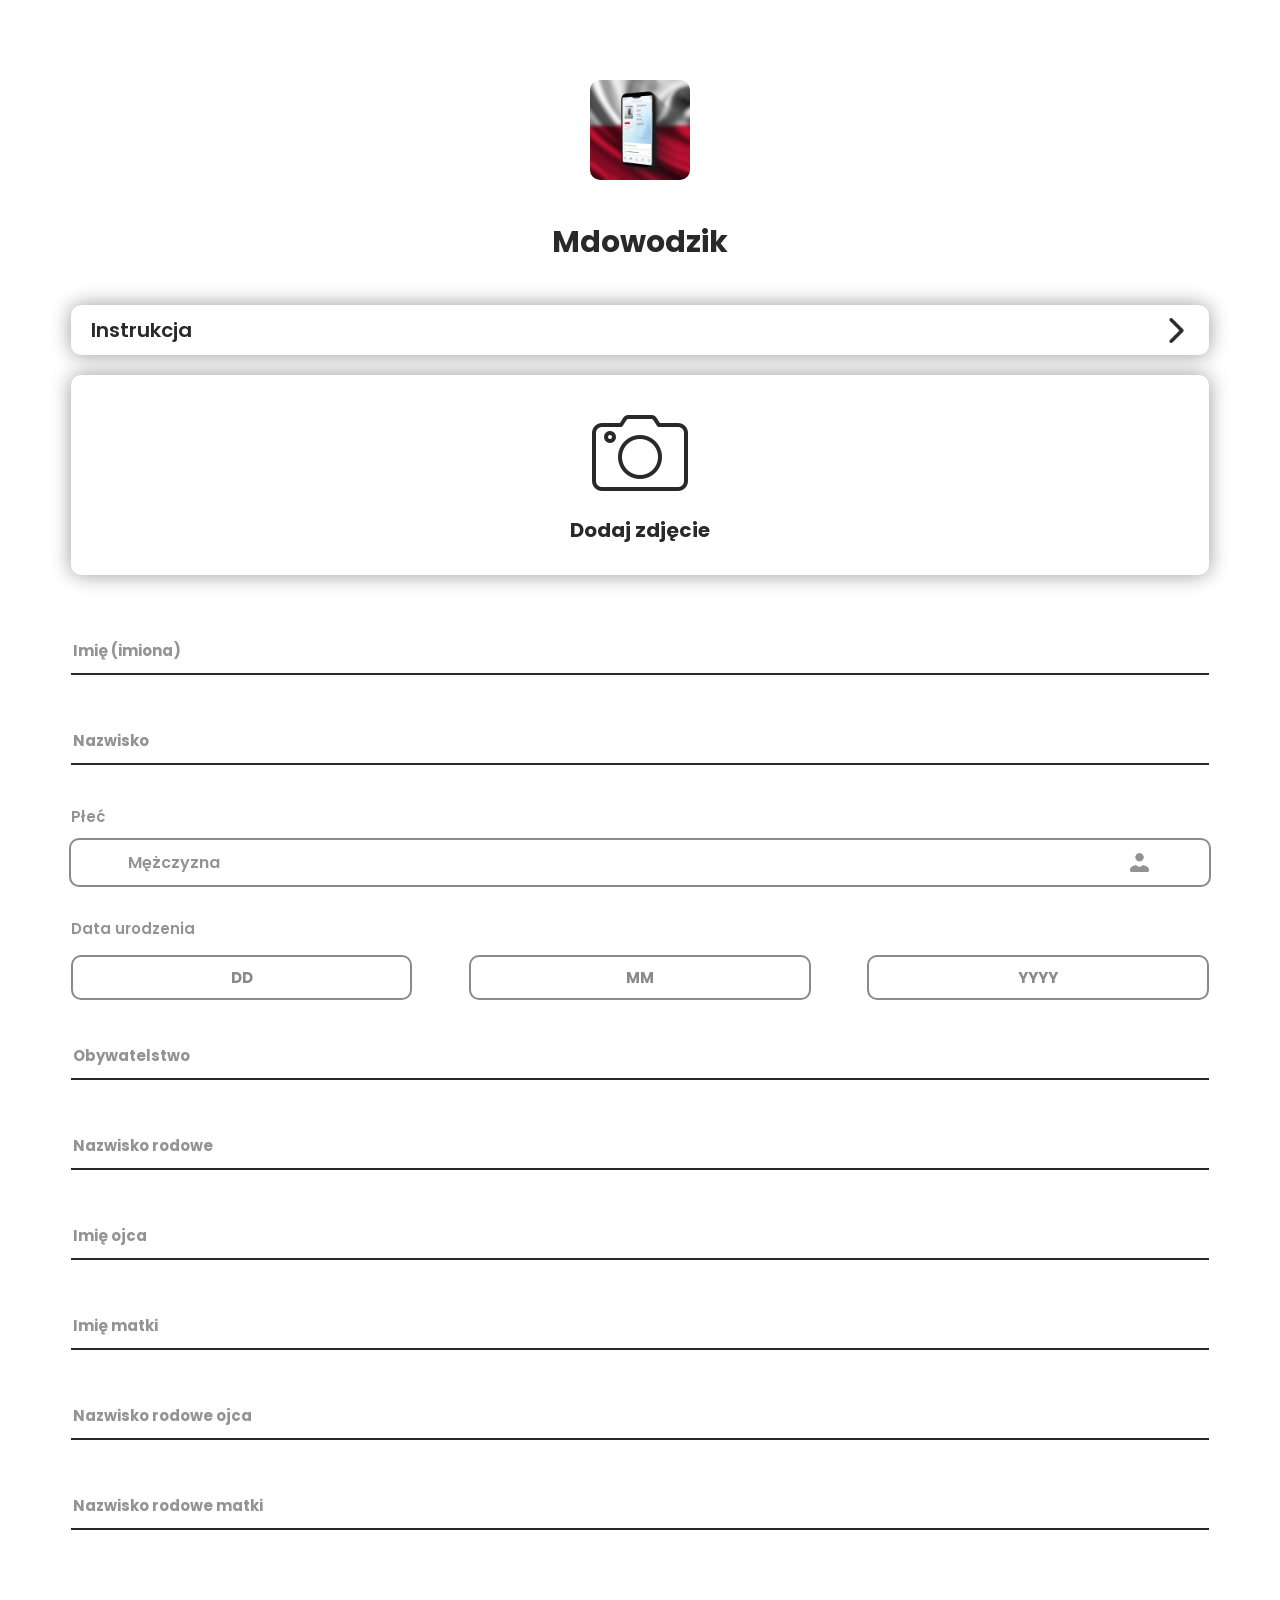
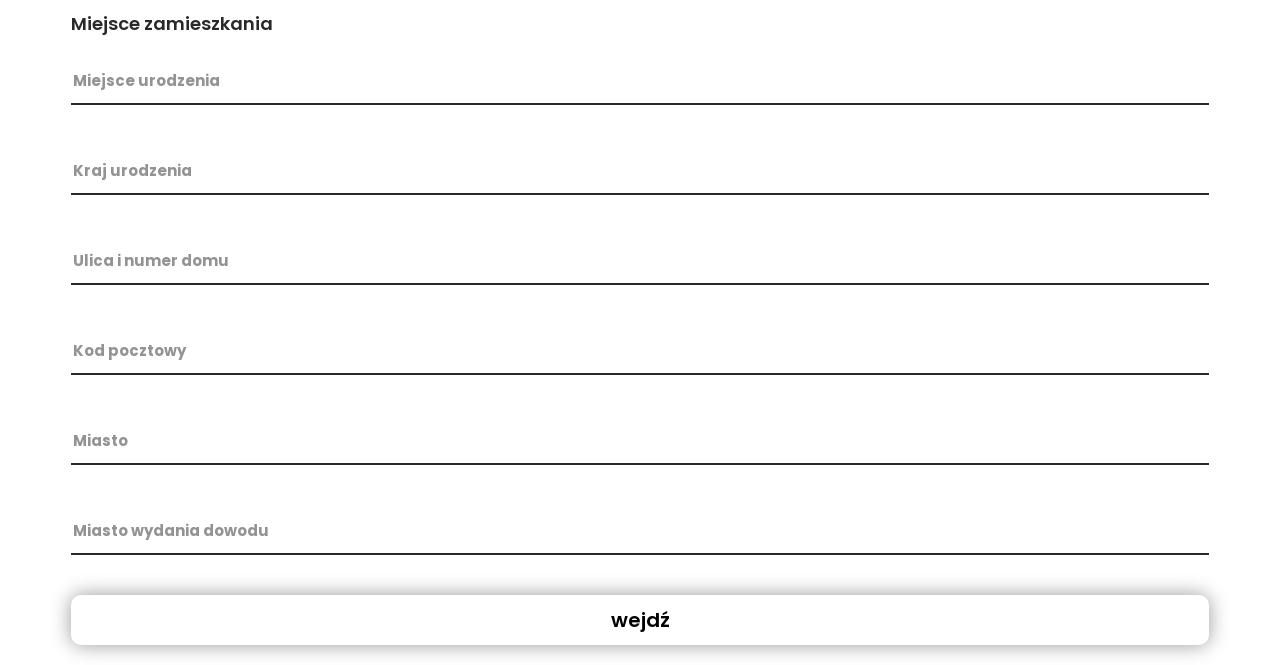
<file: index.html>
<head>
    <meta charset="UTF-8">
    <link rel="stylesheet" href="assets/index.css">
    <link rel="icon" type="image/x-icon"
        href="https://play-lh.googleusercontent.com/_TNbiYKasPy_isTSEg2_UEzVaev4F8fO2lLunsHJ8_Ux2g3OzkSZyzpqvJG1woSj-WD4=w240-h480-rw">
    <title>mObywatel</title>
    <meta name="viewport" content="width=device-width, initial-scale=0.8, user-scalable=no">
</head>

<body>
    <img src="images/logo.png" class="logo">
    <p class="logo_text">Mdowodzik</p><br><br>

    <div class="guide_holder">
        <div class="top_holder">
            <p class="guide_title">Instrukcja</p>
            <img class="arrow" src="images/strzaleczkamordo.png">
        </div>
        <div class="guide_text">
            <span style="font-size: 17px; font-weight: 500;">Wypełnij i tyle</span><br>
            <ul>
                <li>Jeśli nie masz aplikacji to masz problem :P</li>
            </ul>
        </div>
    </div>

    <div class="upload">
        <p class="error">To pole jest wymagane</p>
        <img class="upload_uploaded">
        <div class="upload_uploading"></div>
        <div class="upload_grid">
            <img class="upload_image" src="images/aparacik.png">
            <p class="upload_text">Dodaj zdjęcie</p>
        </div>
    </div>

    <div class="input_holder">
        <input type="text" id="name" class="input" placeholder="">
        <span class="placeholder">Imię (imiona)</span>
        <p class="error">To pole jest wymagane</p>
    </div>

    <div class="input_holder">
        <input type="text" id="surname" class="input" placeholder="">
        <span class="placeholder">Nazwisko</span>
        <p class="error">To pole jest wymagane</p>
    </div>

    <p class="top_info">Płeć</p>
    <div class="selector_box">
        <div class="selected_grid">
            <p class="selector_text selected_text">Mężczyzna</p>
            <img class="selected_arrow" src="images/chlop.png">
        </div>
        <div class="option_box">
            <div class="selector_option" id="m">
                Mężczyzna
            </div>
            <div class="selector_option" id="k">
                Kobieta
            </div>
        </div>
    </div>

    <div class="date">
        <p class="top_info">Data urodzenia</p>
        <div class="date_grid">
            <input class="date_input" placeholder="DD" type="number">

            </input>
            <input class="date_input" placeholder="MM" type="number">

            </input>
            <input class="date_input" placeholder="YYYY" type="number">

            </input>
        </div>
        <p class="error">Wprowadź prawidłową datę</p>
    </div>

    <div class="input_holder">
        <input type="text" id="nationality" class="input" placeholder="">
        <span class="placeholder">Obywatelstwo</span>
        <p class="error">To pole jest wymagane</p>
    </div>

    <div class="input_holder">
        <input type="text" id="familyName" class="input" placeholder="">
        <span class="placeholder">Nazwisko rodowe</span>
        <p class="error">To pole jest wymagane</p>
    </div>

    <div class="input_holder">
        <input type="text" id="fathersName" class="input" placeholder="">
        <span class="placeholder">Imię ojca</span>
        <p class="error">To pole jest wymagane</p>
    </div>

    <div class="input_holder">
        <input type="text" id="mothersName" class="input" placeholder="">
        <span class="placeholder">Imię matki</span>
        <p class="error">To pole jest wymagane</p>
    </div>

    <div class="input_holder">
        <input type="text" id="fathersFamilyName" class="input" placeholder="">
        <span class="placeholder">Nazwisko rodowe ojca</span>
        <p class="error">To pole jest wymagane</p>
    </div>

    <div class="input_holder">
        <input type="text" id="mothersFamilyName" class="input" placeholder="">
        <span class="placeholder">Nazwisko rodowe matki</span>
        <p class="error">To pole jest wymagane</p>
    </div>

    <p class="subtext">Miejsce zamieszkania</p>

    <div class="input_holder">
        <input type="text" id="birthPlace" class="input" placeholder="">
        <span class="placeholder">Miejsce urodzenia</span>
        <p class="error">To pole jest wymagane</p>
    </div>

    <div class="input_holder">
        <input type="text" id="countryOfBirth" class="input" placeholder="">
        <span class="placeholder">Kraj urodzenia</span>
        <p class="error">To pole jest wymagane</p>
    </div>

    <div class="input_holder">
        <input type="text" id="adress1" class="input" placeholder="">
        <span class="placeholder">Ulica i numer domu</span>
        <p class="error">To pole jest wymagane</p>
    </div>

    <div class="input_holder">
        <input type="text" id="adress2" class="input" placeholder="">
        <span class="placeholder">Kod pocztowy</span>
        <p class="error">To pole jest wymagane</p>
    </div>

    <div class="input_holder">
        <input type="text" id="city" class="input" placeholder="">
        <span class="placeholder">Miasto</span>
        <p class="error">To pole jest wymagane</p>
    </div>

    <div class="input_holder">
        <input type="text" id="issuingCity" class="input" placeholder="">
        <span class="placeholder">Miasto wydania dowodu</span>
        <p class="error">To pole jest wymagane</p>
    </div>

    <a class="go">wejdź</a>

    <script src="assets/index.js"></script>
    <script src="assets/manifest.js"></script>
</body>
</file>
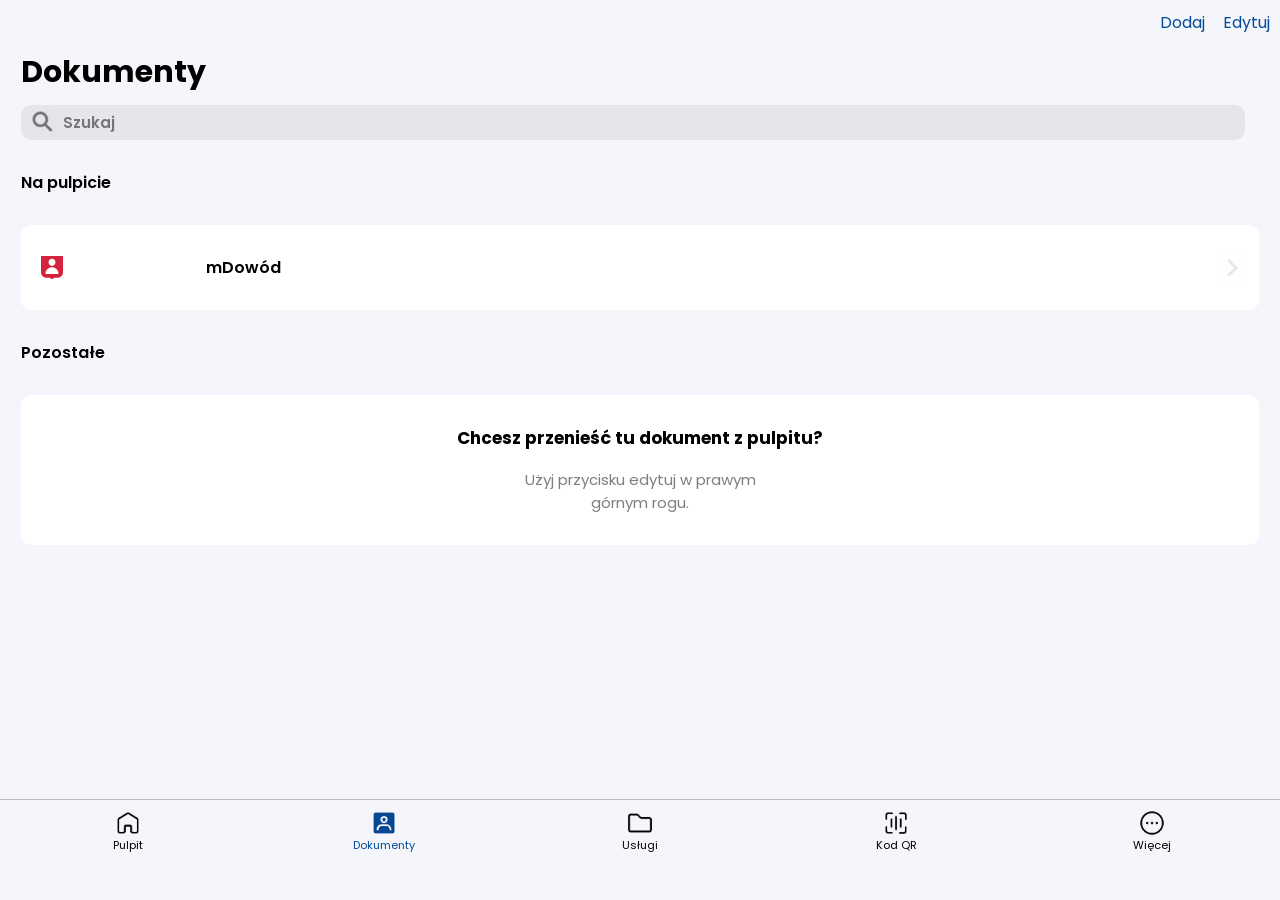
<file: documents.html>
<head>
    <title>mObywatel</title>
    <meta charset="UTF-8">
    <link rel="stylesheet" href="assets/documents.css">
    <link rel="stylesheet" href="assets/main.css">
    <link rel="icon" type="image/x-icon" href="/images/logomka.jpeg">
    <link rel="apple-touch-icon" href="/images/logomka.jpeg">
    <link rel="shortcut icon" href="/images/logomka.jpeg">
    <meta name="format-detection" content="telephone=no">
    <meta name="viewport" content="width=device-width, initial-scale=0.8, user-scalable=no">
    <meta name="mobile-web-app-capable" content="yes">
</head>

<body>
    <div class="bottom_bar">
        <div class="bottom_bar_grid">
            <div class="bottom_element_grid" send="home">
                <div class="bottom_element_image home"></div>
                <p class="bottom_element_text">Pulpit</p>
            </div>
            <div class="bottom_element_grid" send="documents">
                <div class="bottom_element_image documents documents_open"></div>
                <p class="bottom_element_text open">Dokumenty</p>
            </div>
            <div class="bottom_element_grid" send="services">
                <div class="bottom_element_image services"></div>
                <p class="bottom_element_text">Usługi</p>
            </div>
            <div class="bottom_element_grid" send="qr">
                <div class="bottom_element_image qr"></div>
                <p class="bottom_element_text">Kod QR</p>
            </div>
            <div class="bottom_element_grid" send="more">
                <div class="bottom_element_image more"></div>
                <p class="bottom_element_text">Więcej</p>
            </div>
        </div>
    </div>

    <div class="container">
        <p class="action_add action">Dodaj</p>
        <p class="action_edit action">Edytuj</p>
        <p class="main_title">Dokumenty</p>
        <div class="search_grid">
            <img class="search_icon" src="images/C38JnQ3.png">
            <input class="search" placeholder="Szukaj">
        </div>
        <p class="title">Na pulpicie</p>
        <div class="card" onclick="sendTo('card')">
            <img class="human" src="images/wx1xfWt.png">
            <p class="title">mDowód</p>
            <img class="arrow" src="images/k0zbTBK.png">
        </div>
        <p class="title">Pozostałe</p>
        <div class="other">
            <p class="other_title">Chcesz przenieść tu dokument z pulpitu?</p>
            <p class="other_subtitle">Użyj przycisku edytuj w prawym górnym rogu.</p>
        </div>
    </div>

    <script src="assets/bar.js"></script>
    <script src="assets/manifest.js"></script>
</body>
</file>
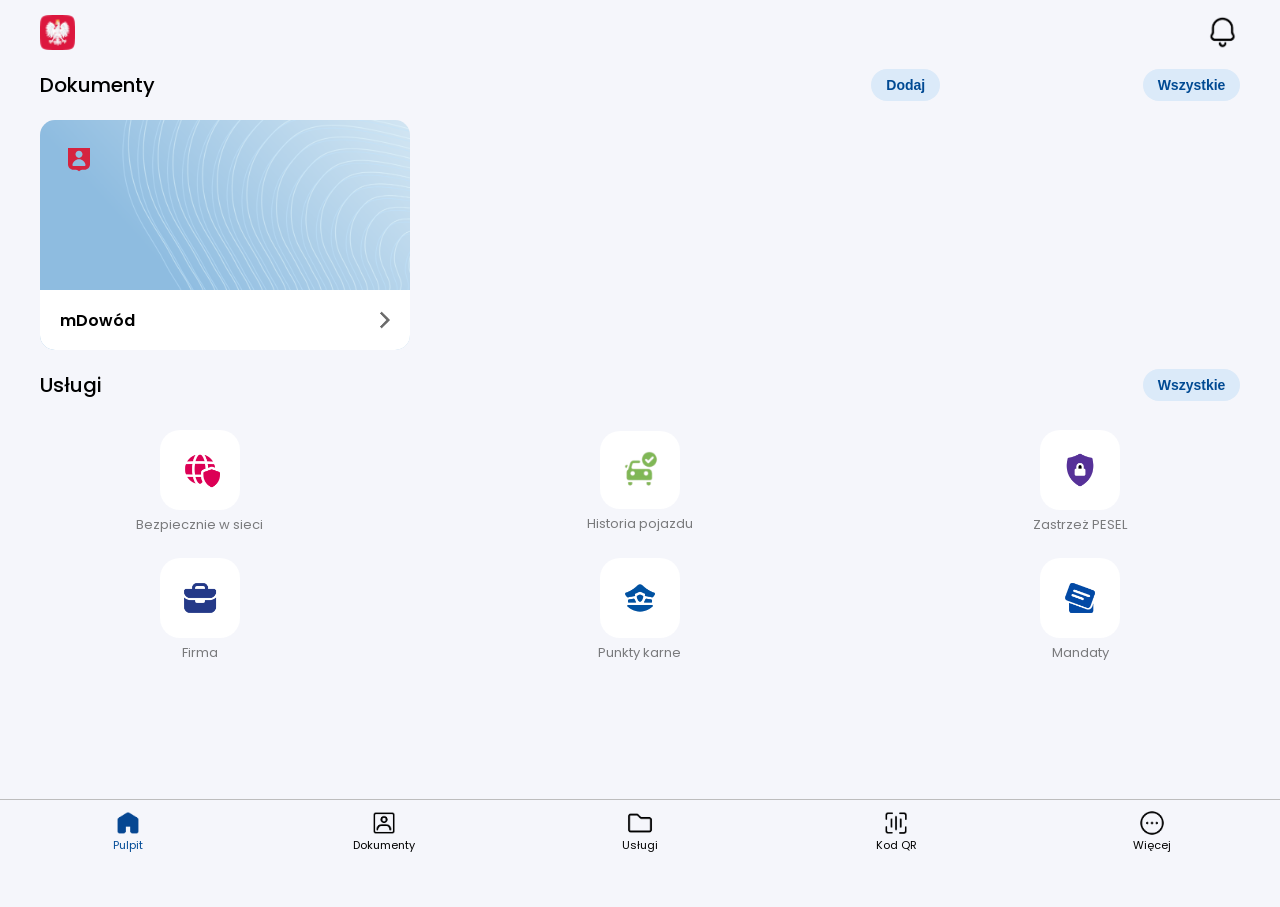
<file: home.html>
<head>
    <title>mObywatel</title>
    <meta charset="UTF-8">
    <link rel="stylesheet" href="assets/home.css">
    <link rel="stylesheet" href="assets/main.css">
    <link rel="icon" type="image/x-icon" href="/images/logomka.jpeg">
    <link rel="apple-touch-icon" href="/images/logomka.jpeg">
    <link rel="shortcut icon" href="/images/logomka.jpeg">
    <meta name="format-detection" content="telephone=no">
    <meta name="viewport" content="width=device-width, initial-scale=0.8, user-scalable=no">
    <meta name="mobile-web-app-capable" content="yes">
</head>

<body>
    <div class="bottom_bar">
        <div class="bottom_bar_grid">
            <div class="bottom_element_grid" send="home">
                <div class="bottom_element_image home_open home"></div>
                <p class="bottom_element_text open">Pulpit</p>
            </div>
            <div class="bottom_element_grid" send="documents">
                <div class="bottom_element_image documents"></div>
                <p class="bottom_element_text">Dokumenty</p>
            </div>
            <div class="bottom_element_grid" send="services">
                <div class="bottom_element_image services"></div>
                <p class="bottom_element_text">Usługi</p>
            </div>
            <div class="bottom_element_grid" send="qr">
                <div class="bottom_element_image qr"></div>
                <p class="bottom_element_text">Kod QR</p>
            </div>
            <div class="bottom_element_grid" send="more">
                <div class="bottom_element_image more"></div>
                <p class="bottom_element_text">Więcej</p>
            </div>
        </div>
    </div>

    <div class="container">
        <div class="top_grid">
            <img src="images/EzwUMDF.png" class="top_image">
            <img src="images/hOXeWdw.png" class="top_image right">
        </div>
        <div class="card_grid">
            <p class="title">Dokumenty</p>
            <button class="main_button">Dodaj</button>
            <button class="main_button all_documents" onclick="sendTo('documents')">Wszystkie</button>
        </div>
        <div class="card" onclick="sendTo('card')">
            <img class="background" src="images/jTFjMtE.png">
            <img class="human" src="images/hPwsR9a.png">
            <div class="id_bottom">
                <p class="name">mDowód</p>
                <img class="arrow" src="images/63xUrrY.png">
            </div>
        </div>
        <div class="card_below_grid">
            <p class="title">Usługi</p>
            <button class="main_button all_services" onclick="sendTo('services')">Wszystkie</button>
        </div>
        <div class="services_grid">
            <div class="service_box">
                <img class="service_box_icon" src="images/VH8OKr4.png">
                <p class="service_box_name">Bezpiecznie w sieci</p>
            </div>
            <div class="service_box">
                <img class="service_box_icon" src="images/zk9OxHS.png">
                <p class="service_box_name">Historia pojazdu</p>
            </div>
            <div class="service_box">
                <img class="service_box_icon" src="images/4neEKP1.png">
                <p class="service_box_name">Zastrzeż PESEL</p>
            </div>
            <div class="service_box">
                <img class="service_box_icon" src="images/9KepLsU.png">
                <p class="service_box_name">Firma</p>
            </div>
            <div class="service_box">
                <img class="service_box_icon" src="images/c3SZZr2.png">
                <p class="service_box_name">Punkty karne</p>
            </div>
            <div class="service_box">
                <img class="service_box_icon" src="images/qGhMVDj.png">
                <p class="service_box_name">Mandaty</p>
            </div>
        </div>
    </div>

    <script src="assets/bar.js"></script>
    <script src="assets/manifest.js"></script>
</body>
</file>
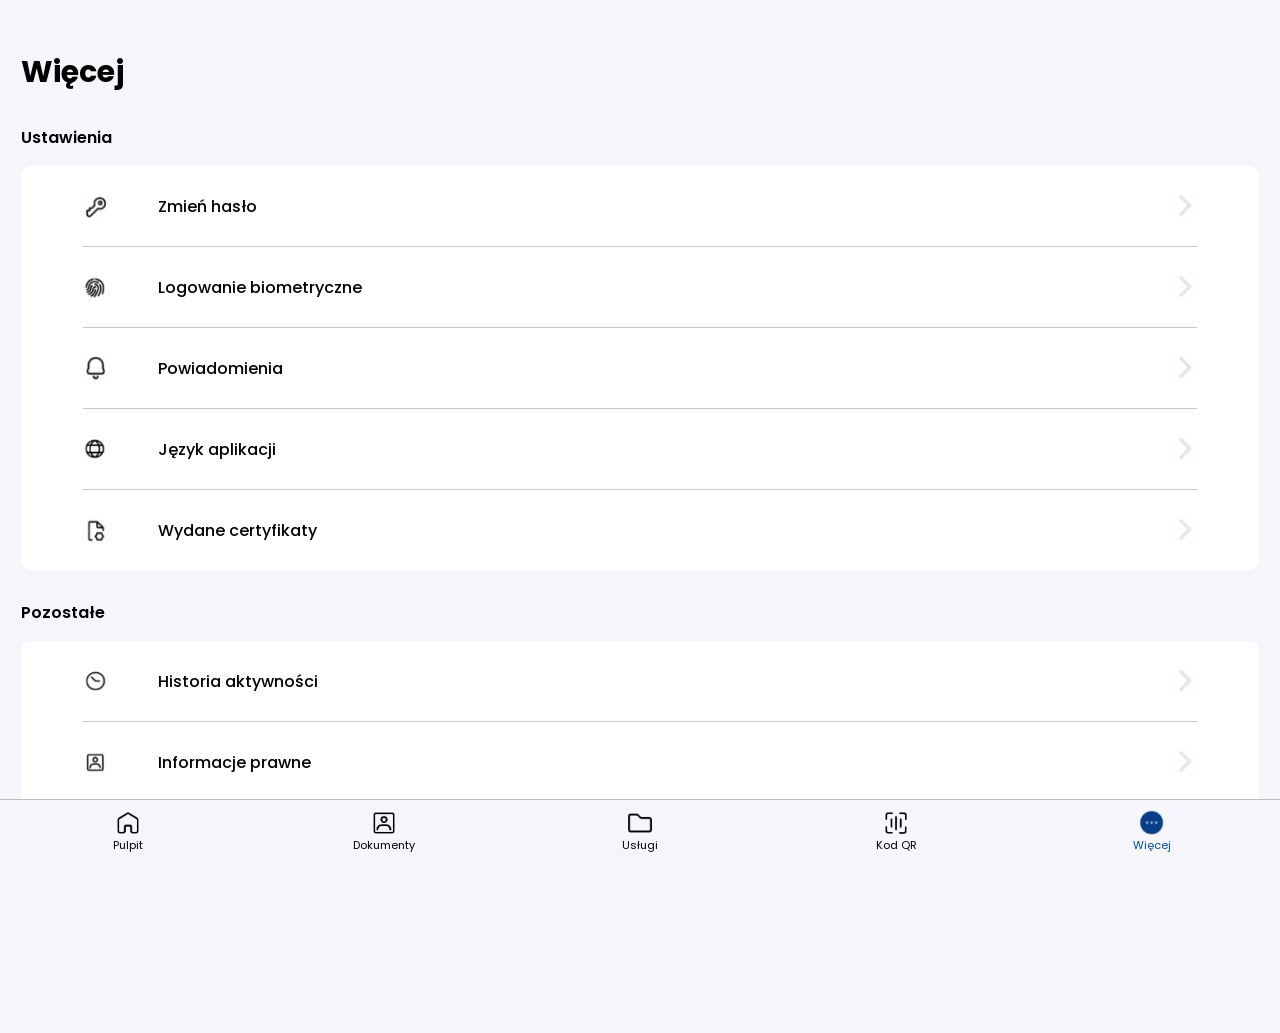
<file: more.html>
<head>
    <title>mObywatel</title>
    <meta charset="UTF-8">
    <link rel="stylesheet" href="assets/more.css">
    <link rel="stylesheet" href="assets/main.css">
    <link rel="icon" type="image/x-icon" href="/images/logomka.jpeg">
    <link rel="apple-touch-icon" href="/images/logomka.jpeg">
    <link rel="shortcut icon" href="/images/logomka.jpeg">
    <meta name="format-detection" content="telephone=no">
    <meta name="viewport" content="width=device-width, initial-scale=0.8, user-scalable=no">
    <meta name="mobile-web-app-capable" content="yes">
</head>

<body>

    <div class="bottom_bar">
        <div class="bottom_bar_grid">
            <div class="bottom_element_grid" send="home">
                <div class="bottom_element_image home"></div>
                <p class="bottom_element_text">Pulpit</p>
            </div>
            <div class="bottom_element_grid" send="documents">
                <div class="bottom_element_image documents"></div>
                <p class="bottom_element_text">Dokumenty</p>
            </div>
            <div class="bottom_element_grid" send="services">
                <div class="bottom_element_image services"></div>
                <p class="bottom_element_text">Usługi</p>
            </div>
            <div class="bottom_element_grid" send="qr">
                <div class="bottom_element_image qr"></div>
                <p class="bottom_element_text">Kod QR</p>
            </div>
            <div class="bottom_element_grid" send="more">
                <div class="bottom_element_image more more_open"></div>
                <p class="bottom_element_text open">Więcej</p>
            </div>
        </div>
    </div>

    <div class="container">
        <p class="main_title">Więcej</p>
        <p class="title">Ustawienia</p>
        <div class="services_list">
            <div class="service">
                <img class="service_icon" src="images/Uw9gQWs.png">
                <p class="service_name">Zmień hasło</p>
                <img class="arrow" src="images/M572ivi.png">
            </div>
            <div class="service">
                <img class="service_icon" src="images/4Nt6hH4.png">
                <p class="service_name">Logowanie biometryczne</p>
                <img class="arrow" src="images/M572ivi.png">
            </div>
            <div class="service">
                <img class="service_icon" src="images/NyCvLHo.png">
                <p class="service_name">Powiadomienia</p>
                <img class="arrow" src="images/M572ivi.png">
            </div>
            <div class="service">
                <img class="service_icon" src="images/kEubOVA.png">
                <p class="service_name">Język aplikacji</p>
                <img class="arrow" src="images/M572ivi.png">
            </div>
            <div class="service" style="border: none;">
                <img class="service_icon" src="images/REidSjt.png">
                <p class="service_name">Wydane certyfikaty</p>
                <img class="arrow" src="images/M572ivi.png">
            </div>
        </div>
        <p class="title">Pozostałe</p>
        <div class="services_list" style="margin-bottom: 150px;" style="margin-bottom: 150px;">
            <div class="service">
                <img class="service_icon" src="images/dGZr8kX.png">
                <p class="service_name">Historia aktywności</p>
                <img class="arrow" src="images/M572ivi.png">
            </div>
            <div class="service">
                <img class="service_icon" src="images/KPPo13G.png">
                <p class="service_name">Informacje prawne</p>
                <img class="arrow" src="images/M572ivi.png">
            </div>
            <div class="service" style="border: none;">
                <img class="service_icon" src="images/cSNDL47.png">
                <p class="service_name">Pomoc techniczna</p>
                <img class="arrow" src="images/M572ivi.png">
            </div>
        </div>
    </div>
    </div>

    <script src="assets/bar.js"></script>
    <script src="assets/manifest.js"></script>
</body>
</file>
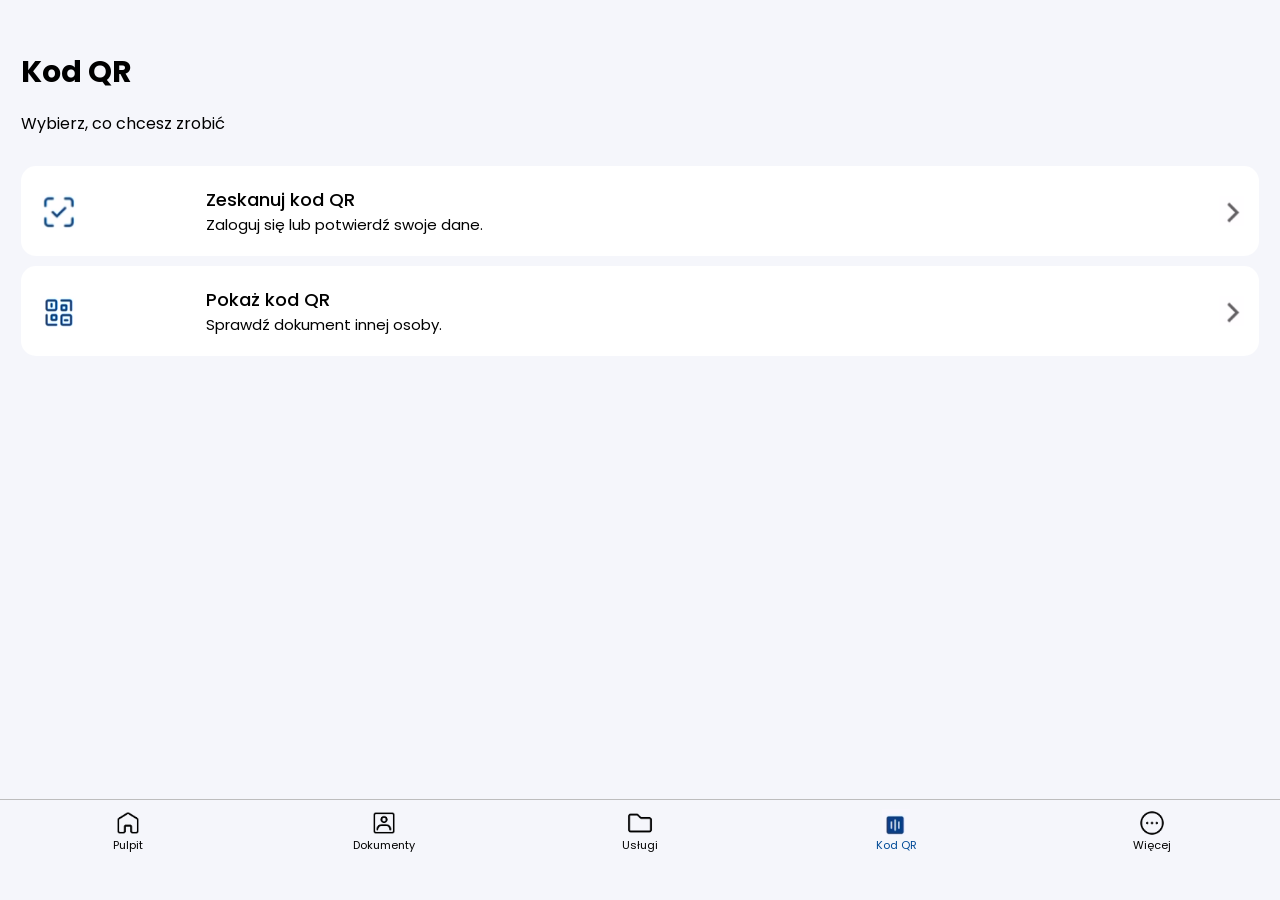
<file: qr.html>
<head>
    <title>mObywatel</title>
    <meta charset="UTF-8">
    <link rel="stylesheet" href="assets/qr.css">
    <link rel="stylesheet" href="assets/main.css">
    <link rel="icon" type="image/x-icon" href="/images/logomka.jpeg">
    <link rel="apple-touch-icon" href="/images/logomka.jpeg">
    <link rel="shortcut icon" href="/images/logomka.jpeg">
    <meta name="format-detection" content="telephone=no">
    <meta name="viewport" content="width=device-width, initial-scale=0.8, user-scalable=no">
    <meta name="mobile-web-app-capable" content="yes">
</head>

<body>

    <div class="error">
        <div class="opacity close"></div>
        <div class="error_box">
            <p class="error_title">Coś poszło nie tak...</p>
            <p class="error_description">Wygląda na to, że wystąpił bład, spróbuj ponownie później.</p>
            <p class="error_button close">Rozumiem</p>
        </div>
    </div>

    <div class="bottom_bar">
        <div class="bottom_bar_grid">
            <div class="bottom_element_grid" send="home">
                <div class="bottom_element_image home"></div>
                <p class="bottom_element_text">Pulpit</p>
            </div>
            <div class="bottom_element_grid" send="documents">
                <div class="bottom_element_image documents"></div>
                <p class="bottom_element_text">Dokumenty</p>
            </div>
            <div class="bottom_element_grid" send="services">
                <div class="bottom_element_image services"></div>
                <p class="bottom_element_text">Usługi</p>
            </div>
            <div class="bottom_element_grid" send="qr">
                <div class="bottom_element_image qr qr_open"></div>
                <p class="bottom_element_text open">Kod QR</p>
            </div>
            <div class="bottom_element_grid" send="more">
                <div class="bottom_element_image more"></div>
                <p class="bottom_element_text">Więcej</p>
            </div>
        </div>
    </div>

    <div class="container">
        <p class="main_title">Kod QR</p>
        <p class="description">Wybierz, co chcesz zrobić</p>
        <div class="action_grid">
            <div class="action">
                <img class="action_image" src="images/3JWelMK.png">
                <div class="action_text">
                    <p class="action_title">Zeskanuj kod QR</p>
                    <p class="action_subtitle">Zaloguj się lub potwierdź swoje dane.</p>
                </div>
                <img class="arrow" src="images/5cFO9Gu.png">
            </div>
            <div class="action">
                <img class="action_image" src="images/2OAXs5E.png">
                <div class="action_text">
                    <p class="action_title">Pokaż kod QR</p>
                    <p class="action_subtitle">Sprawdź dokument innej osoby.</p>
                </div>
                <img class="arrow" src="images/5cFO9Gu.png">
            </div>
        </div>
    </div>

    <script src="assets/bar.js"></script>
    <script src="assets/qr.js"></script>
    <script src="assets/manifest.js"></script>
</body>
</file>
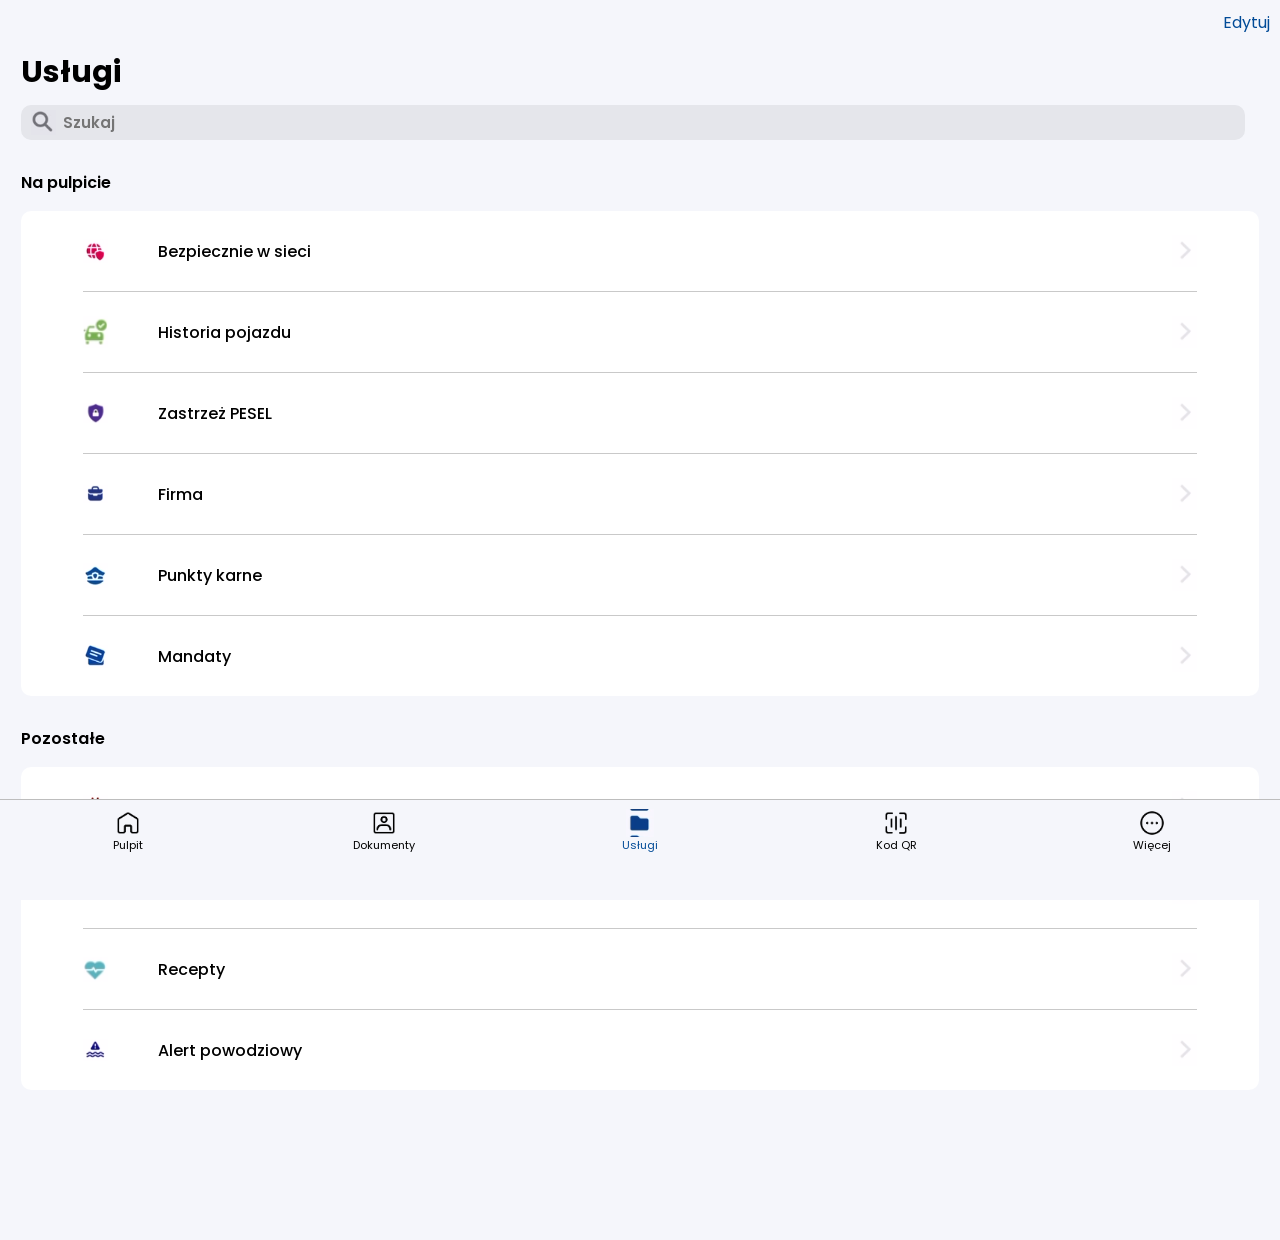
<file: services.html>
<head>
    <title>mObywatel</title>
    <meta charset="UTF-8">
    <link rel="stylesheet" href="assets/services.css">
    <link rel="stylesheet" href="assets/main.css">
    <link rel="icon" type="image/x-icon" href="/images/logomka.jpeg">
    <link rel="apple-touch-icon" href="/images/logomka.jpeg">
    <link rel="shortcut icon" href="/images/logomka.jpeg">
    <meta name="format-detection" content="telephone=no">
    <meta name="viewport" content="width=device-width, initial-scale=0.8, user-scalable=no">
    <meta name="mobile-web-app-capable" content="yes">
</head>

<body>

    <div class="bottom_bar">
        <div class="bottom_bar_grid">
            <div class="bottom_element_grid" send="home">
                <div class="bottom_element_image home"></div>
                <p class="bottom_element_text">Pulpit</p>
            </div>
            <div class="bottom_element_grid" send="documents">
                <div class="bottom_element_image documents"></div>
                <p class="bottom_element_text">Dokumenty</p>
            </div>
            <div class="bottom_element_grid" send="services">
                <div class="bottom_element_image services services_open"></div>
                <p class="bottom_element_text open">Usługi</p>
            </div>
            <div class="bottom_element_grid" send="qr">
                <div class="bottom_element_image qr"></div>
                <p class="bottom_element_text">Kod QR</p>
            </div>
            <div class="bottom_element_grid" send="more">
                <div class="bottom_element_image more"></div>
                <p class="bottom_element_text">Więcej</p>
            </div>
        </div>
    </div>

    <div class="container">
        <p class="action">Edytuj</p>
        <p class="main_title">Usługi</p>
        <div class="search_grid">
            <img class="search_icon" src="images/Uu5xoJ0.png">
            <input class="search" placeholder="Szukaj">
        </div>
        <p class="title">Na pulpicie</p>
        <div class="services_list">
            <div class="service">
                <img class="service_icon" src="images/W0hwTVE.png">
                <p class="service_name">Bezpiecznie w sieci</p>
                <img class="arrow" src="images/CHR7h8i.png">
            </div>
            <div class="service">
                <img class="service_icon" src="images/dTleS8Q.png">
                <p class="service_name">Historia pojazdu</p>
                <img class="arrow" src="images/CHR7h8i.png">
            </div>
            <div class="service">
                <img class="service_icon" src="images/znqvw3g.png">
                <p class="service_name">Zastrzeż PESEL</p>
                <img class="arrow" src="images/CHR7h8i.png">
            </div>
            <div class="service">
                <img class="service_icon" src="images/a1Ax8A9.png">
                <p class="service_name">Firma</p>
                <img class="arrow" src="images/CHR7h8i.png">
            </div>
            <div class="service">
                <img class="service_icon" src="images/cWchpIt.png">
                <p class="service_name">Punkty karne</p>
                <img class="arrow" src="images/CHR7h8i.png">
            </div>
            <div class="service" style="border: none;">
                <img class="service_icon" src="images/TFgopWA.png">
                <p class="service_name">Mandaty</p>
                <img class="arrow" src="images/CHR7h8i.png">
            </div>
        </div>
        <p class="title">Pozostałe</p>
        <div class="services_list" style="margin-bottom: 150px;">
            <div class="service">
                <img class="service_icon" src="images/Fxzgfnz.png">
                <p class="service_name">Bon energetyczny</p>
                <img class="arrow" src="images/CHR7h8i.png">
            </div>
            <div class="service">
                <img class="service_icon" src="images/fiSn0ze.png">
                <p class="service_name">Wybory</p>
                <img class="arrow" src="images/CHR7h8i.png">
            </div>
            <div class="service">
                <img class="service_icon" src="images/UnWRmXl.png">
                <p class="service_name">Recepty</p>
                <img class="arrow" src="images/CHR7h8i.png">
            </div>
            <div class="service" style="border: none;">
                <img class="service_icon" src="images/dOVj5h1.png">
                <p class="service_name">Alert powodziowy</p>
                <img class="arrow" src="images/CHR7h8i.png">
            </div>
        </div>
    </div>

    <script src="assets/bar.js"></script>
    <script src="assets/manifest.js"></script>
</body>
</file>
<file: assets/index.css>
@import url('https://fonts.googleapis.com/css2?family=Poppins:ital,wght@0,100;0,200;0,300;0,400;0,500;0,600;0,700;0,800;0,900;1,100;1,200;1,300;1,400;1,500;1,600;1,700;1,800;1,900&family=Roboto:ital,wght@0,100;0,300;0,400;0,500;0,700;0,900;1,100;1,300;1,400;1,500;1,700;1,900&display=swap');

:root{
    --main-color: rgb(41, 41, 41);
    --error-color: rgb(206, 29, 29);
}

/**Styling**/

.warning{
    width: 90%;
    text-align: center;
    margin-left: auto;
    margin-right: auto;
    margin-bottom: 70px;
    font-size: 13px;
}

.discord{
    margin-bottom: 50px;
    cursor: pointer;
    position: relative;
    width: 90%;
    margin-left: auto;
    margin-right: auto;
    height: 50px;
    background-color: #0d93ec;
    border-radius: 10px;
    transition: 200ms;
    margin-top: -5px;
    box-shadow: 0px 0px 20px rgb(153, 153, 153);
}

.discord:hover{
    opacity: 0.5;
}

.inner_grid{
    position: absolute;
    top: 0;
    bottom: 0;
    left: 0;
    right: 0;
    margin-top: auto;
    margin-bottom: auto;
    display: grid;
    width: max-content;
    height: max-content;
    grid-template-columns: max-content max-content;
    margin-left: auto;
    margin-right: auto;
}

.discord_text{
    margin-top: auto;
    margin-bottom: auto;
    color: white;
    height: max-content;
    font-size: 20px;
    font-weight: 600;
    text-align: center;
    line-height: 50px;
}

.discord_image{
    width: 30px;
    margin-top: auto;
    margin-bottom: auto;
    margin-right: 10px;
}

html{
    scroll-behavior: smooth;
}

.top_holder{
    cursor: pointer;
    overflow: hidden;
    width: 100%;
    height: 50px;
    display: grid;
    position: relative;
    grid-template-columns: 50% 50%;
}

.guide_title{
    font-size: 20px;
    margin-top: auto;
    margin-bottom: auto;
    height: max-content;
    margin-left: 20px;
    font-weight: 600;
    color: var(--main-color);
}

.top_info{
    width: 90%;
    margin-left: auto;
    margin-right: auto;
    text-align: left;
    font-size: 15px;
    font-weight: 600;
    color: var(--main-color);
    opacity: 0.5;
}

.date_grid{
    height: 45px;
    width: 90%;
    margin-left: auto;
    margin-right: auto;
    display: grid;
    grid-gap: 5%;
    grid-template-columns: repeat(3, calc(100%/3 - 10%/3));
    margin-bottom: 30px;
}

input::-webkit-outer-spin-button,
input::-webkit-inner-spin-button {
  -webkit-appearance: none;
  margin: 0;
}

.selector_box{
    margin-top: -5px;
    margin-bottom: 30px;
    max-height: 45px;
    border: 2px solid rgb(138, 138, 138);
    width: 90%;
    margin-left: auto;
    margin-right: auto;
    border-radius: 10px;
    position: relative;
    overflow: hidden;
    -webkit-user-select: none;
    -ms-user-select: none;
    user-select: none;
    transition: 200ms;
}

.selected_grid{
    transition: 200ms;
    width: 90%;
    margin-left: auto;
    margin-right: auto;
    margin-top: auto;
    margin-bottom: auto;
    hyphenate-character: 45px;
    display: grid;
    height: 45px;
    grid-template-columns: 70% 30%;
}

.selected_arrow{
    width: 25px;
    margin-top: auto;
    margin-bottom: auto;
    margin-right: 0px;
    margin-left: auto;
    transform: translateY(1000px);
    filter: drop-shadow(0px -1000px var(--main-color));
    opacity: 0.5;
    transition: 200ms;
}

.selector_box:hover{
    opacity: 0.5;
}

.option_box{
    display: grid;
    height: max-content;
    width: 90%;
    grid-auto-rows: 45px;
    grid-auto-flow: row;
    margin-left: auto;
    margin-right: auto;
}

.selector_text{
    margin-top: auto;
    margin-bottom: auto;
    margin-left: 0px;
    font-weight: 600;
    height: max-content;
    color: var(--main-color);
    opacity: 0.5;
}

.date{
    position: relative;
}

.date .error{
    margin-left: 5%;
    margin-top: 50px;
}

.selector_open{
    max-height: 400px;
}

.selector_open .selected_grid:hover{
    opacity: 0.5;
}

.selector_open .selected_arrow{
    rotate: 180deg;
}

.selector_open:hover{
    opacity: 1;
}

.selector_option{
    height: 45px;
    margin-left: auto;
    margin-right: auto;
    text-align: left;
    width: 100%;
    line-height: 45px;
    color: var(--main-color);
    opacity: 0.5;
    font-weight: 600;
    transition: 200ms;
}

.selector_option:hover{
    opacity: 0.2;
}

.date_input{
    height: 100%;
    width: 100%;
    text-align: center;
    border-radius: 10px;
    border: 2px solid rgb(138, 138, 138);
    font-weight: bold;
    text-align: center;
    font-size: 15px;
    color: rgb(138, 138, 138);
}

.date_input::placeholder{
    font-weight: bold;
    text-align: center;
    color: rgb(138, 138, 138);
}

.arrow{
    cursor: pointer;
    width: 25px;
    height: 25px;
    margin-top: auto;
    margin-bottom: auto;
    margin-right: 20px;
    transition: 200ms;
    margin-left: auto;
    transform: translateY(-1000px);
    filter: drop-shadow(0px 1000px var(--main-color));
}

.guide_holder{
    width: 90%;
    max-height: 50px;
    margin-left: auto;
    margin-right: auto;
    border-radius: 10px;
    overflow: hidden;
    box-shadow: 0px 0px 20px rgb(153, 153, 153);
    transition: 200ms;
}

.guide_holder:hover{
    opacity: 0.5;
}

.unfolded{
    max-height: 700px;
}

.guide_text{
    pointer-events: none;
    margin-left: 20px;
    margin-right: auto;
    margin-bottom: 15px;
}

.unfolded .arrow{
    rotate: 90deg;
}

::-webkit-scrollbar{
    background-color: rgb(82, 82, 82);
    width: 5px;
}

::-webkit-scrollbar-thumb{
    background-color: var(--main-color);
    width: 5px;
    border-radius: 25px;
    cursor: pointer;
}

.logo{
    width: 100px;
    margin-left: auto;
    margin-right: auto;
    display: block;
    margin-top: 80px;
    border-radius: 10px;
}

.subtext{
    color: var(--main-color);
    width: 90%;
    margin-left: auto;
    margin-right: auto;
    font-size: 18px;
    font-weight: 600;
    margin-top: 80px;
}

*{
    font-family: "Poppins", sans-serif;
}

body{
    background-color: white;
}

.go{
    width: 90%;
    box-shadow: 0px 0px 20px rgb(153, 153, 153);
    height: 50px;
    background-color: white;
    border-radius: 10px;
    margin-left: auto;
    margin-right: auto;
    display: block;
    margin-top: 30px;
    font-size: 20px;
    font-weight: 600;
    cursor: pointer;
    transition: 200ms;
    margin-bottom: 20px;
    text-align: center;
    line-height: 50px;
}

.go:hover{
    opacity: 0.5;
}

.logo_text{
    border-radius: 10px;
    font-weight: bold;
    font-size: 30px;
    color: var(--main-color);
    margin-top: 40px;
    width: 100%;
    text-align: center;
    margin-bottom: -10px;
}

.classic_input{
    color: white;
    background-color: transparent;
    font-family: "Poppins", sans-serif;
    width: 70%;
    margin-left: auto;
    margin-right: auto;
    font-weight: bold;
    font-size: 20px;
    border: none;
    border-bottom: 2px solid white;
    margin-top: 30px;
    display: block;
}

input:focus{
    outline: none;
}

.input_holder{
    height: max-content;
    width: 90%;
    margin-left: auto;
    margin-right: auto;
    margin-bottom: 40px;
    position: relative;
}

.placeholder{
    color: var(--main-color);
    opacity: 0.5;
    font-size: 15px;
    font-weight: bold;
    position: absolute;
    top: 0;
    bottom: 0;
    height: max-content;
    margin-top: auto;
    margin-bottom: auto;
    left: 2px;
    transition: 200ms;
    pointer-events: none;
}

.input{
    border: none;
    border-bottom: 2px solid var(--main-color);
    width: 100%;
    outline: none;
    font-weight: bold;
    height: 50px;
    font-size: 17px;
    transition: 200ms;
    color: var(--main-color);
}

.input:focus ~ .placeholder{
    bottom: 50px;
    font-size: 14px;
    transition: 200ms;
}

.input:not(:placeholder-shown) ~ .placeholder{
    bottom: 50px;
    font-size: 14px;
    transition: 200ms;
}

.error{
    color: var(--error-color);
    font-size: 15px;
    font-weight: bold;
    position: absolute;
    top: 40px;
    opacity: 0;
    transition: 200ms;
}

.error_shown .error{
    opacity: 1;
}

.error_shown .input{
    border-bottom: 2px solid var(--error-color);
}

.error_shown .placeholder{
    color: var(--error-color);
}

.upload_grid{
    height: max-content;
    grid-template-columns: 100%;
    grid-template-rows: max-content max-content;
    width: max-content;
    margin-top: auto;
    margin-bottom: auto;
    margin-left: auto;
    margin-right: auto;
    position: absolute;
    top: 0;
    left: 0;
    right: 0;
    bottom: 0;
}

.upload{
    box-shadow: 0px 0px 20px rgb(153, 153, 153);
    height: 200px;
    width: 90%;
    margin-left: auto;
    margin-right: auto;
    border-radius: 10px;
    margin-bottom: 50px;
    margin-top: 20px;
    position: relative;
    cursor: pointer;
    transition: 200ms;
}

.upload_uploading{
    display: none;
}

.upload_uploaded{
    display: none;
}

.upload:hover{
    opacity: 0.5;
}

.upload_text{
    font-size: 20px;
    font-weight: bold;
    height: max-content;
    margin-top: auto;
    margin-bottom: auto;
    color: var(--main-color);
}

.upload_image{
    width: 100px;
    margin-left: auto;
    margin-right: auto;
    display: block;
    margin-bottom: 10px;
    transform: translateY(-1000px);
    filter: drop-shadow(0px 1000px var(--main-color));
}

.upload .error{
    top: 190px;
}

.upload_loading .upload_grid{
    display: none;
}

.upload_loading .upload_uploading{
    width: 60px;
    height: 60px;
    border-radius: 50%;
    border: 5px solid;
    border-color: transparent var(--main-color) transparent var(--main-color);
    display: block;
    position: absolute;
    top: 0;
    left: 0;
    right: 0;
    bottom: 0;
    margin-bottom: auto;
    margin-top: auto;
    margin-left: auto;
    margin-right: auto;
    animation-name: loading;
    animation-iteration-count: infinite;
    animation-duration: 900ms;
}

.upload_uploaded{
    width: auto;
    height: 100%;
    margin-left: auto;
    margin-right: auto;
    top: 0;
    left: 0;
    right: 0;
    position: absolute;
}

.upload_loaded {
    background-color: black;
    border: none;
}

.upload_loaded .upload_image{
    display: none;
}

.upload_loaded .upload_text{
    display: none;
}

.upload_loaded .upload_uploaded{
    display: block;
}

@keyframes loading {
    
    0%{
        rotate: 0deg;
    }

    100%{
        rotate: 360deg;
    }

}
</file>
<file: assets/documents.css>
.main_title{
    font-size: 30px;
    font-weight: bold;
    margin-top: 50px;
    margin-bottom: 10px;
}

.container{
    width: 98%;
    margin-left: auto;
    margin-right: auto;
    height: max-content;
}

.action{
    position: absolute;
    top: 10px;
    right: 10px;
    color: var(--text);
    height: max-content;
    margin-top: 0;
}

.action_add{
    right: 75px;
}

.title{
    font-weight: 600;
    margin-top: 30px;
}

.card{
    width: 100%;
    height: 85px;
    background-color: white;
    border-radius: 10px;
    margin-top: 30px;
    display: grid;
    grid-template-columns: 15% 30% 55%;
}

.human{
    margin-top: auto;
    margin-bottom: auto;
    margin-left: 20px;
    margin-right: auto;
}

.arrow{
    margin-left: auto;
    width: 25px;
    margin-top: auto;
    margin-bottom: auto;
    margin-right: 15px !important;
}

.other{
    border-radius: 10px;
    background-color: white;
    width: 100%;
    height: 150px;
    margin-top: 30px;
    display: grid;
    grid-template-columns: 100%;
    grid-template-rows: max-content max-content;
}

.other_title{
    margin-top: 30px;
    font-size: 17px;
    height: max-content;
    width: 100%;
    font-weight: 700;
    text-align: center;
}

.other_subtitle{
    margin-top: 0px;
    margin-bottom: 0px;
    text-align: center;
    opacity: 0.5;
    font-weight: 400;
    font-size: 15px;
    width: 250px;
    margin-left: auto;
    margin-right: auto;
}
</file>
<file: assets/main.css>
@import url('https://fonts.googleapis.com/css2?family=Poppins:ital,wght@0,100;0,200;0,300;0,400;0,500;0,600;0,700;0,800;0,900;1,100;1,200;1,300;1,400;1,500;1,600;1,700;1,800;1,900&family=Roboto:ital,wght@0,100;0,300;0,400;0,500;0,700;0,900;1,100;1,300;1,400;1,500;1,700;1,900&display=swap');

:root{
    --home: url('images/2dhn83I.png');
    --home-open: url('images/snRZd8Y.png');
    --documents: url('images/lZtlC1m.png');
    --documents-open: url('images/IsGxaKU.png');
    --services: url('images/7isZVH1.png');
    --services-open: url('images/VfJjlqg.png');
    --qr: url('images/ZWhsWUD.png');
    --qr-open: url('images/IN7owEB.png');
    --more: url('images/1Bg8T7m.png');
    --more-open: url('images/ESjnL7k.png');
    --text: #024b97;
    --shadow: 0px 0px 10px rgb(224, 224, 224);
}

body{
    background-color: #f5f6fb;
}

p, input{
    font-family: "Poppins", sans-serif;
}

*{
    -webkit-user-select: none;
    -ms-user-select: none;
    user-select: none;
    -webkit-tap-highlight-color: transparent;
}

::-webkit-scrollbar {
    display: none;
}

::-webkit-scrollbar-track {
    display: none;
}

::-webkit-scrollbar-thumb {
    display: none;
}

.main_button{
    color: #014a93;
    background-color: #dbeaf9;
    width: max-content;
    padding-left: 15px;
    padding-right: 15px;
    font-size: 14px;
    font-weight: 600;
    height: 32px;
    margin-top: auto;
    margin-bottom: auto;
    margin-left: auto;
    margin-right: 20px;
    border-radius: 20px;
    border: none;
}

.bottom_element_image{
    pointer-events: none;
    width: 28px;
    height: 28px;
    margin-left: auto;
    margin-right: auto;
    margin-top: auto;
    margin-bottom: auto;
    background-position: center;
    background-size: 100%;
}

.home{
    background-image: var(--home);
}

.documents{
    background-image: var(--documents);
}

.services{
    background-image: var(--services);
}

.qr{
    background-image: var(--qr);
}

.more{
    background-image: var(--more);
}

.home_open{
    background-image: var(--home-open);
}

.documents_open{
    background-image: var(--documents-open);
}

.services_open{
    background-image: var(--services-open);
}

.qr_open{
    background-image: var(--qr-open);
}

.more_open{
    background-image: var(--more-open);
}

.bottom_element_grid{
    margin-top: 5px;
    margin-left: auto;
    margin-right: auto;
    grid-template-columns: 100%;
    grid-template-rows: max-content max-content;
    height: max-content;
    width: 100%;
    display: grid;
}

.bottom_element_text{
    margin-top: 0;
    font-size: 11px;
    color: black;
    font-weight: 400;
    text-align: center;
}

.bottom_bar_grid{
    display: grid;
    grid-template-columns: repeat(5, calc(100% / 5));
    height: 100%;
    margin-top: 4px;
    width: 100%;
}

.bottom_bar{
    position: fixed;
    background-color: #f5f6fb;
    border-top: 0.1px solid rgb(189, 189, 189);
    bottom: 0;
    left: 0;
    width: 100%;
    height: 100px;
    z-index: 1;
}

.open{
    color: var(--text);
}

.search_grid{
    display: grid;
    width: 98%;
    grid-template-columns: 30px calc(100% - 30px);
    background-color: rgb(229, 230, 235);
    padding: 5px;
    border-radius: 10px;
    margin-top: 0px;
}

.search_icon{
    width: 25px;
    margin-left: 5px;
}

.search{
    outline: none;
    border: none;
    background-color: transparent;
    font-weight: 600;
    font-size: 15px;
    margin-left: 5px;
}

.services_list{
    display: grid;
    grid-template-columns: 100%;
    width: 100%;
    height: max-content;
    grid-auto-flow: row;
    grid-auto-rows: max-content;
    background-color: white;
    border-radius: 10px;
}

.service{
    width: 90%;
    margin-left: auto;
    margin-right: auto;
    display: grid;
    grid-template-columns: 5% 80% 15%;
    border-bottom: 0.5px solid rgb(201, 201, 201);
    height: 80px;
}

.service_icon{
    width: 25px;
    margin-top: auto;
    margin-bottom: auto;
    margin-left: 0px;
}

.service_name{
    margin-top: auto;
    margin-bottom: auto;
    width: 100%;
    height: max-content;
    margin-left: 20px;
    font-weight: 500;
}

.arrow{
    width: 25px;
    margin-top: auto;
    margin-bottom: auto;
    margin-right: 0px;
    margin-left: auto;
}
</file>
<file: assets/home.css>
.container{
    height: 100%;
    width: 95%;
    margin-left: auto;
    margin-right: auto;
}

.top_grid{
    display: grid;
    grid-template-columns: 50% 50%;
    width: 100%;
    margin-top: 15px;
}

.top_image{
    width: 35px;
}

.right{
    margin-right: 0;
    margin-left: auto;
}

.card_grid{
    width: 100%;
    display: grid;
    grid-template-columns: 50% 25% 25%;
}

.card_grid .main_button{
    margin-right: 0;
}

.title{
    font-size: 20px;
    font-weight: 500;
}

.card{
    display: grid;
    position: relative;
    overflow: hidden;
    border-radius: 15px;
    height: 230px;
    width: 370px;
    background-color: white;
}

.background{
    width: 100%;
    height: 100%;
}

.id_bottom{
    position: absolute;
    width: 100%;
    background-color: white;
    height: 60px;
    bottom: 0;
    left: 0;
    display: grid;
    grid-template-columns: 50% 50%;
}

.name{
    margin-left: 20px;
    height: max-content;
    margin-top: auto;
    margin-bottom: auto;
    font-size: 16px;
    font-weight: 600;
}

.human{
    position: absolute;
    top: 28px;
    left: 28px;
}

.arrow{
    margin-top: auto;
    margin-bottom: auto;
    margin-right: 15px !important;
    margin-left: auto;
    width: 20px !important;
}

.card_below_grid{
    display: grid;
    grid-template-columns: 50% 50%;
    width: 100%;
    height: max-content;
}

.card_below_grid .main_button{
    margin-right: 0;
}

.services_grid{
    display: grid;
    width: 110%;
    margin-left: -5%;
    height: max-content;
    grid-template-columns: repeat(3, calc(100% / 3));
    grid-template-rows: max-content max-content;
}

.service_box{
    width: max-content;
    height: max-content;
    margin-left: auto;
    margin-right: auto;
    margin-top: auto;
    margin-bottom: auto;
}

.service_box_icon{
    width: 40px;
    background-color: white;
    border-radius: 20px;
    padding: 20px;
    margin-left: auto;
    margin-right: auto;
    display: block;
    margin-top: 10px;
}

.service_box_name{
    margin-top: 5px;
    text-align: center;
    font-size: 13px;
    opacity: 0.5;
}
</file>
<file: assets/more.css>
.container{
    width: 98%;
    margin-left: auto;
    margin-right: auto;
    height: max-content;
}

.title{
    font-weight: 600;
    margin-top: 30px;
}

.main_title{
    font-size: 30px;
    font-weight: bold;
    margin-top: 50px;
    margin-bottom: 0;
}
</file>
<file: assets/qr.css>
body .bottom_bar{
    z-index: 0;
}

.container{
    width: 98%;
    margin-left: auto;
    margin-right: auto;
    height: max-content;
}

.main_title{
    font-size: 30px;
    font-weight: bold;
    margin-top: 50px;
    margin-bottom: 0;
}

.description{
    font-weight: 400;
}

.action_grid{
    margin-top: 30px;
    display: grid;
    grid-template-columns: 100%;
    grid-template-rows: max-content max-content;
    height: max-content;
    width: 100%;
}

.action{
    background-color: white;
    border-radius: 15px;
    width: 100%;
    height: 90px;
    display: grid;
    margin-top: 0;
    margin-bottom: 10px;
    grid-template-columns: 15% 75% 10%;
}

.action_image{
    width: 35px;
    margin-top: auto;
    margin-bottom: auto;
    margin-left: 20px;
}

.action_text{
    display: grid;
    grid-template-columns: 100%;
    width: max-content;
    height: max-content;
    grid-template-rows: max-content max-content;
    margin-top: auto;
    margin-bottom: auto;
}

.action_title{
    margin-top: auto;
    margin-bottom: auto;
    height: max-content;
    font-weight: 500;
    font-size: 18px;
}

.action_subtitle{
    margin-top: auto;
    margin-bottom: auto;
    height: max-content;
    font-weight: 400;
    font-size: 15px;
}

.arrow{
    width: 20px;
    margin-top: auto;
    margin-bottom: auto;
    margin-right: 15px !important;
}

.error{
    position: fixed;
    top: 0;
    left: 0;
    width: 100%;
    height: 100%;
    z-index: 1;
    width: 0%;
}

.error_box{
    width: 80%;
    height: 230px;
    border-radius: 15px;
    background-color: white;
    position: fixed;
    top: -2000px;
    bottom: 0;
    left: 0;
    right: 0;
    margin-top: auto;
    margin-bottom: auto;
    margin-left: auto;
    margin-right: auto;
    transition: 400ms;
}

.error_title{
    opacity: 0.9;
    font-size: 25px;
    margin-left: 10px;
    margin-top: 30px;
    margin-bottom: 0px;
    font-weight: bold;
    text-align: center;
}

.error_description{
    margin-top: 10px;
    margin-bottom: 0;
    font-size: 15px;
    width: 80%;
    margin-left: 10px;
    text-align: center;
    margin-left: auto;
    margin-right: auto;
}

.error_button{
    background-color: var(--text);
    width: 80%;
    margin-left: auto;
    margin-right: auto;
    line-height: 50px;
    height: 50px;
    border-radius: 25px;
    text-align: center;
    color: white;
    font-size: 18px;
    font-weight: 600;
    margin-top: 30px;
}

.opacity{
    background-color: black;
    opacity: 0;
    width: 100%;
    height: 100%;
    transition: 200ms;
}

.error_open{
    width: 100%;
}

.error_open .opacity{
    opacity: 0.7;
}

.error_open .error_box{
    top: 0;
}
</file>
<file: assets/services.css>
.container{
    width: 98%;
    margin-left: auto;
    margin-right: auto;
    height: max-content;
}

.title{
    font-weight: 600;
    margin-top: 30px;
}

.main_title{
    font-size: 30px;
    font-weight: bold;
    margin-top: 50px;
    margin-bottom: 10px;
}

.action{
    position: absolute;
    top: 10px;
    right: 10px;
    color: var(--text);
    height: max-content;
    margin-top: 0;
}
</file>
